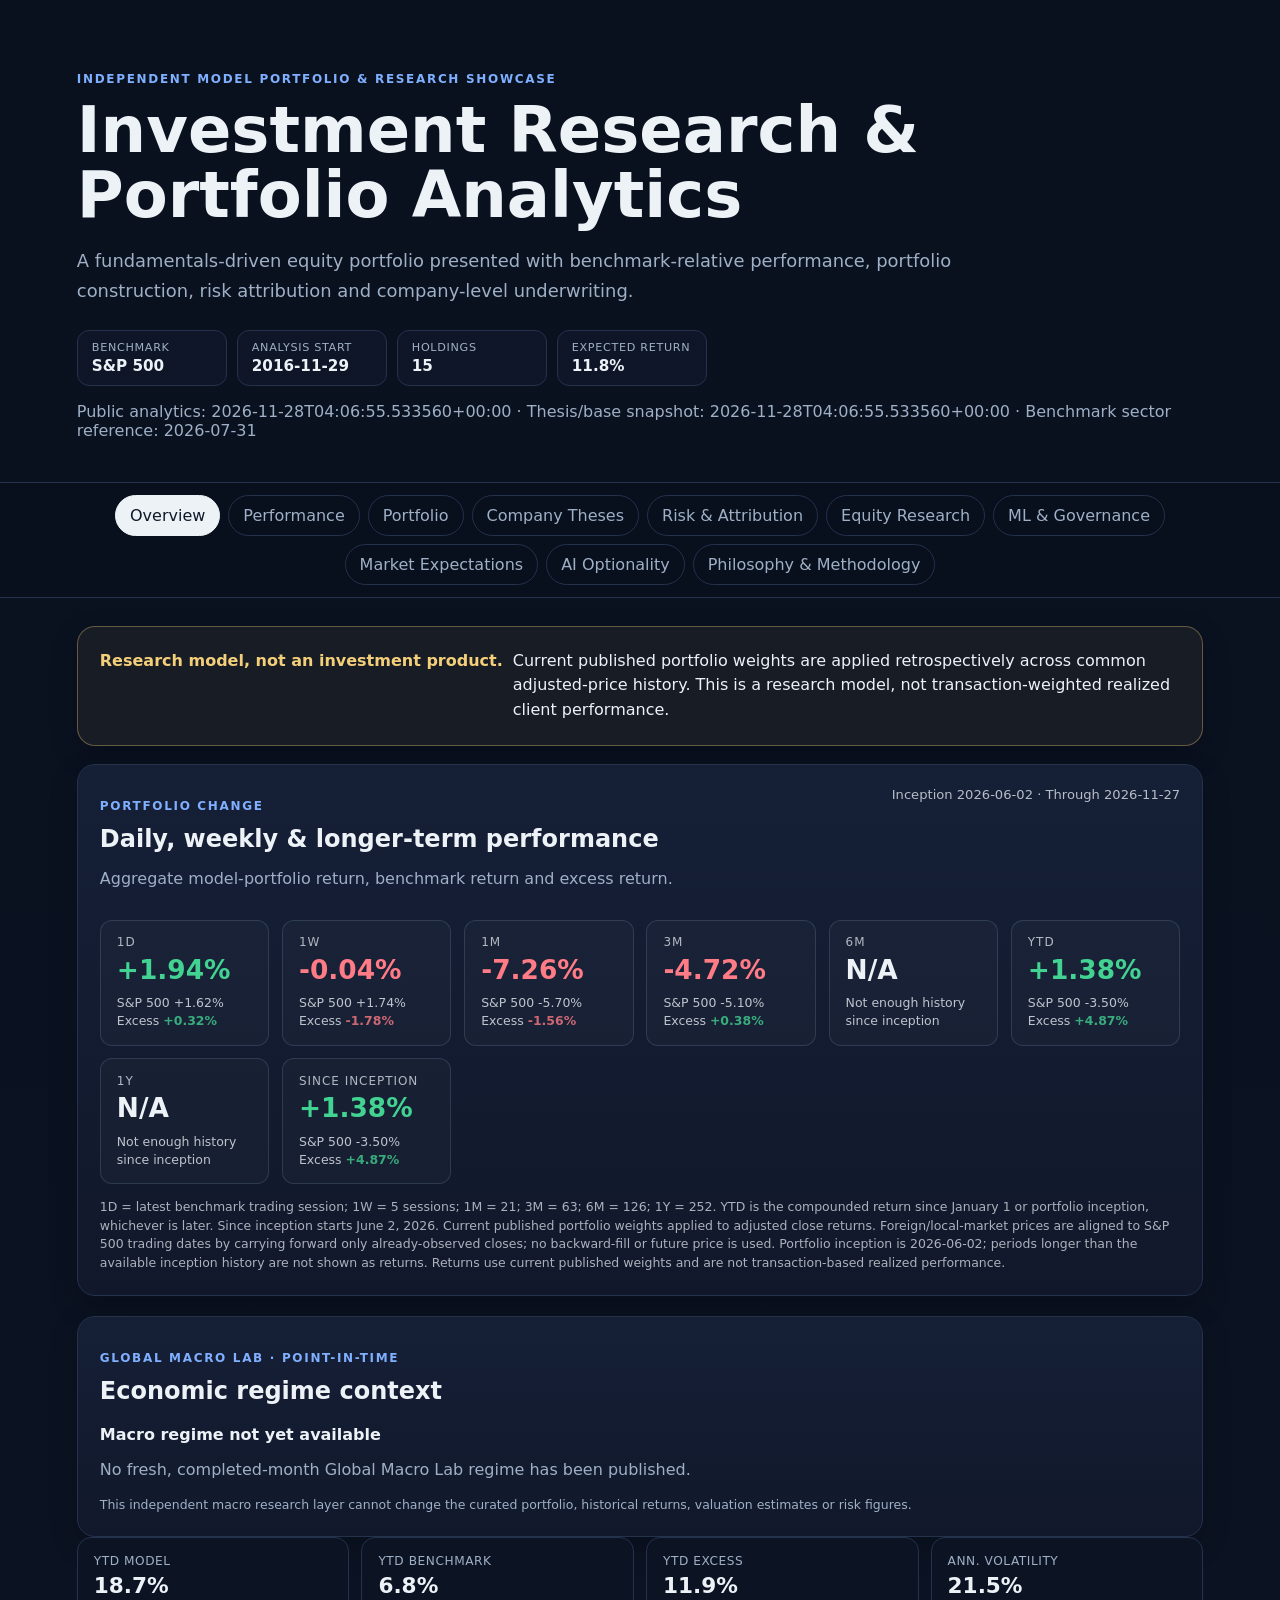
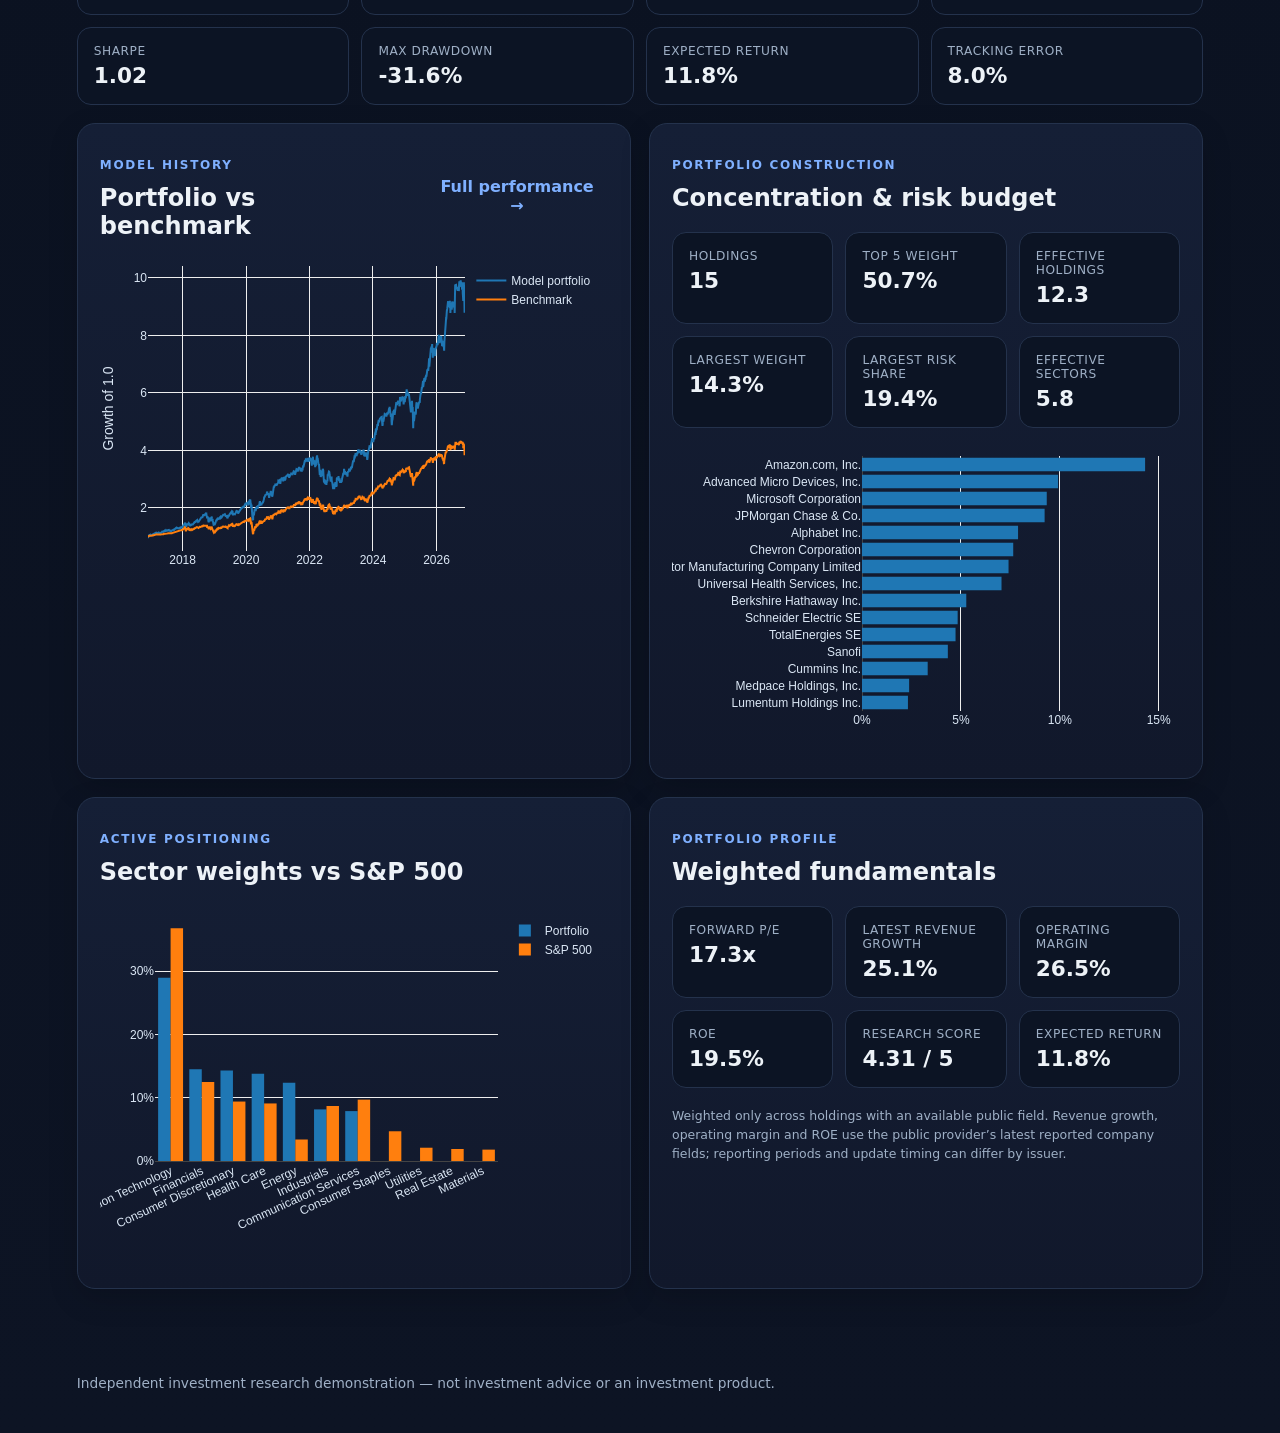
<file: index.html>
<!doctype html>
<html lang="en">
<head>
  <meta charset="utf-8" />
  <meta name="viewport" content="width=device-width,initial-scale=1" />
  <meta name="description" content="Independent model portfolio, equity research, benchmark-relative performance and risk analytics." />
  <title>Investment Research & Portfolio Analytics</title>
  <link rel="stylesheet" href="styles.css" />
  <link rel="stylesheet" href="advanced-research.css" />
  <script src="https://cdn.plot.ly/plotly-2.35.2.min.js"></script>
</head>
<body>
  <header class="hero">
    <div>
      <p class="eyebrow">INDEPENDENT MODEL PORTFOLIO & RESEARCH SHOWCASE</p>
      <h1>Investment Research & Portfolio Analytics</h1>
      <p class="lede">A fundamentals-driven equity portfolio presented with benchmark-relative performance, portfolio construction, risk attribution and company-level underwriting.</p>
      <div id="heroFacts" class="hero-facts"></div>
      <p id="freshness" class="muted">Loading latest validated portfolio snapshot…</p>
    </div>
  </header>

  <nav class="tabs" aria-label="Portfolio sections">
    <button class="tab active" data-target="overview">Overview</button>
    <button class="tab" data-target="performance">Performance</button>
    <button class="tab" data-target="portfolio">Portfolio</button>
    <button class="tab" data-target="theses">Company Theses</button>
    <button class="tab" data-target="risk">Risk & Attribution</button>
    <button class="tab" data-target="research">Equity Research</button>
    <button class="tab" data-target="philosophy">Philosophy & Methodology</button>
  </nav>

  <main>
    <section id="overview" class="panel active-panel">
      <article class="notice-card">
        <strong>Research model, not an investment product.</strong>
        <span id="trackRecordNotice">Historical analytics are presented for research and portfolio-management demonstration.</span>
      </article>
      <article class="card" aria-label="Macroeconomic research context">
        <p class="eyebrow">GLOBAL MACRO LAB · POINT-IN-TIME</p>
        <h2>Economic regime context</h2>
        <div id="macroContextBody" aria-live="polite">
          <strong>Macro regime not yet available</strong>
          <p class="muted">Awaiting a verified completed-month macro research snapshot.</p>
        </div>
        <p class="footnote">This independent macro research layer cannot change the curated portfolio, historical returns, valuation estimates or risk figures.</p>
      </article>
      <div id="overviewMetrics" class="metric-grid overview-metrics"></div>
      <div class="grid two">
        <article class="card">
          <div class="section-head"><div><p class="eyebrow">MODEL HISTORY</p><h2>Portfolio vs benchmark</h2></div><button class="text-button" data-open-tab="performance">Full performance →</button></div>
          <div id="overviewGrowthChart" class="chart"></div>
        </article>
        <article class="card">
          <p class="eyebrow">PORTFOLIO CONSTRUCTION</p>
          <h2>Concentration & risk budget</h2>
          <div id="constructionMetrics" class="metric-grid compact"></div>
          <div id="overviewWeightsChart" class="chart compact-chart"></div>
        </article>
      </div>
      <div class="grid two">
        <article class="card"><p class="eyebrow">ACTIVE POSITIONING</p><h2>Sector weights vs S&P 500</h2><div id="overviewSectorChart" class="chart"></div></article>
        <article class="card"><p class="eyebrow">PORTFOLIO PROFILE</p><h2>Weighted fundamentals</h2><div id="characteristicMetrics" class="metric-grid compact"></div><p class="footnote">Weighted only across holdings for which the public market field is available.</p></article>
      </div>
    </section>

    <section id="performance" class="panel">
      <div id="performanceMetricGrid" class="metric-grid overview-metrics"></div>
      <article class="card">
        <div class="section-head">
          <div><p class="eyebrow">STANDARDIZED VIEW</p><h2>Model performance vs benchmark</h2><p class="muted">Period returns are calculated from the published research series.</p></div>
          <div id="performanceAsOf" class="asof-chip"></div>
        </div>
        <div class="table-wrap"><table id="performanceTable"></table></div>
      </article>
      <div class="grid two">
        <article class="card"><h2>Cumulative growth</h2><div id="performanceGrowthChart" class="chart"></div></article>
        <article class="card"><h2>Drawdown</h2><div id="drawdownChart" class="chart"></div></article>
      </div>
      <div class="grid two">
        <article class="card"><h2>Calendar-year returns</h2><div class="table-wrap"><table id="calendarReturnTable"></table></div></article>
        <article class="card"><h2>Monthly return heatmap</h2><div id="monthlyHeatmap" class="chart"></div></article>
      </div>
      <article class="card"><h2>Rolling risk</h2><div class="table-wrap"><table id="rollingRiskTable"></table></div></article>
      <article class="method-box"><h3>Performance methodology</h3><p id="performanceMethodology"></p><p id="currencyMethodology"></p></article>
    </section>

    <section id="portfolio" class="panel">
      <div class="grid two">
        <article class="card"><h2>Sector allocation & active weights</h2><div id="sectorActiveChart" class="chart"></div><div class="table-wrap"><table id="sectorTable"></table></div><p id="benchmarkSectorNote" class="footnote"></p></article>
        <article class="card"><h2>Geographic exposure</h2><div id="geographyChart" class="chart"></div><p class="footnote">Country exposure is based on company domicile from public company metadata, not revenue geography.</p></article>
      </div>
      <article class="card">
        <div class="section-head">
          <div><h2>Holdings</h2><p class="muted">Expected returns are base-case annualized scenario estimates from the investment-thesis workbook.</p></div>
          <button class="button-link primary" data-open-tab="theses">Open Company Theses →</button>
        </div>
        <div class="table-wrap"><table id="holdingsTable"></table></div>
      </article>
      <div class="grid two">
        <article class="card"><h2>Capital weight vs risk contribution</h2><div id="riskBudgetChart" class="chart"></div></article>
        <article class="card"><h2>Portfolio underwriting profile</h2><div id="underwritingChart" class="chart"></div><p class="footnote">Weighted average of the published 1–5 company research scorecards.</p></article>
      </div>
    </section>

    <section id="theses" class="panel">
      <article class="card thesis-overview-card">
        <div class="section-head thesis-controls">
          <div><p class="eyebrow">SECURITY SELECTION</p><h2>Company Investment Theses</h2><p class="muted">Why each company is held, what the base case implies, what could go wrong and what would change the thesis.</p></div>
          <label class="company-picker">Company<select id="thesisCompanySelect" aria-label="Select portfolio company"></select></label>
        </div>
        <div id="returnOverviewChart" class="chart compact-chart"></div>
      </article>
      <section id="companyHeader" class="company-detail-header card"></section>
      <section class="grid two thesis-detail-grid">
        <article class="card"><h2>Investment scorecard</h2><div id="companyScoreChart" class="chart compact-chart"></div></article>
        <article class="card"><h2>Decision frame</h2><div id="decisionFrame" class="decision-frame"></div></article>
      </section>
      <section id="companyThesisBody" class="thesis-grid thesis-body-grid"></section>
      <article class="card thesis-method-note"><h2>How to read this tab</h2><p>Expected return is a base-case annualized scenario estimate and should be considered together with conviction, business quality, valuation and downside risk. The thesis is separated into business case, valuation, catalysts, risks and explicit falsification conditions.</p></article>
    </section>

    <section id="risk" class="panel">
      <article class="notice-card">
        <strong>Benchmark-relative research diagnostics.</strong>
        <span>Alpha, information ratio and attribution use the published current-weight research series unless explicitly stated otherwise; they are not a transaction-weighted realized fund track record.</span>
      </article>
      <div id="riskMetrics" class="metric-grid"></div>
      <div class="grid two">
        <article class="card"><h2>Return attribution</h2><div id="attributionChart" class="chart"></div><p class="footnote">Static current-weight research attribution; not transaction-level realized attribution.</p></article>
        <article class="card"><h2>Factor / style sensitivity</h2><div id="factorChart" class="chart"></div></article>
      </div>
      <article class="card"><h2>Contributors & detractors</h2><div class="table-wrap"><table id="attributionTable"></table></div></article>
      <div class="grid two">
        <article class="card"><h2>Forward stress scenarios</h2><div id="stressChart" class="chart"></div></article>
        <article class="card"><h2>Historical stress windows</h2><div class="table-wrap"><table id="historicalStressTable"></table></div></article>
      </div>
      <article class="card"><h2>Factor-adjusted alpha</h2><div class="table-wrap"><table id="alphaTable"></table></div><p class="footnote">Regression diagnostics are research tools and should not be interpreted as a guarantee of persistent alpha.</p></article>
    </section>

    <section id="research" class="panel">
      <article class="card research-intro">
        <div class="section-head research-head">
          <div><p class="eyebrow">RESEARCH LIBRARY</p><h2>Company-level equity research</h2><p>Public market fundamentals, reverse-DCF expectations and the investment thesis are shown without exposing private workbooks or position economics.</p></div>
          <label class="company-picker">Company<select id="researchCompanySelect" aria-label="Select research company"></select></label>
        </div>
      </article>

      <article class="card">
        <div class="section-head">
          <div>
            <p class="eyebrow">INTERACTIVE MODEL DEMO</p>
            <h2>Open the equity-research model in your browser</h2>
            <p class="muted">A spreadsheet-style Alphabet demo aligned to the current research workbook: Dashboard, Investment Summary, Decision View, historicals, simplified statements, editable three-case assumptions, company-specific Cost of Capital, live DCF, Advanced Analytics, reverse DCF, peer comps, segment structure and Data Quality.</p>
            <p class="footnote">No Excel download is required. Highlighted assumptions can be edited directly in the browser and valuation, WACC, decision, reverse-DCF and analytics outputs recalculate instantly. Production-only research layers and private portfolio economics remain excluded.</p>
          </div>
          <a class="button-link primary" href="interactive-model.html" target="_blank" rel="noopener">Open Interactive Model ↗</a>
        </div>
      </article>

      <div id="researchLibrary" class="research-library"></div>
      <article id="researchDetail" class="card research-detail"></article>
    </section>

    <section id="philosophy" class="panel">
      <article id="philosophyCard" class="card"></article>
      <div class="grid two">
        <article class="card"><h2>Research engine</h2><p>Python-based equity research pipeline using public issuer/regulatory data, financial models, reverse DCF, scenario analysis and model-quality controls.</p></article>
        <article class="card"><h2>Portfolio engine</h2><p>Benchmark-relative risk, alpha regressions, factor exposure, attribution, stress testing, concentration and portfolio-construction diagnostics.</p></article>
        <article class="card"><h2>Automation</h2><p>Private holdings and thesis inputs sync securely to GitHub Actions. Scheduled and on-demand runs rebuild a sanitized public snapshot.</p></article>
        <article class="card"><h2>Public / private boundary</h2><p>Public: company names, weights, public fundamentals, aggregate analytics, expected-return scenarios and selected thesis text. Private: shares, cost basis, total portfolio value, transactions, credentials, notes and private models.</p></article>
      </div>
      <article class="method-box"><h3>Important disclosure</h3><p>This website is an independent investment-research demonstration. It is not a fund, managed account, solicitation, recommendation or investment product. Historical research analytics are not a client track record.</p></article>
    </section>
  </main>

  <footer>Independent investment research demonstration — not investment advice or an investment product.</footer>
  <script src="visit-notify.js?v=2"></script>
  <script src="fundamentals-bridge.js"></script>
  <script src="macro-context.js"></script>
  <script src="app.js"></script>
  <script src="advanced-research.js"></script>
  <script src="rolling-risk-fallback.js"></script>
<script src="stock-quotes.js"></script>
</body>
</html>
</file>
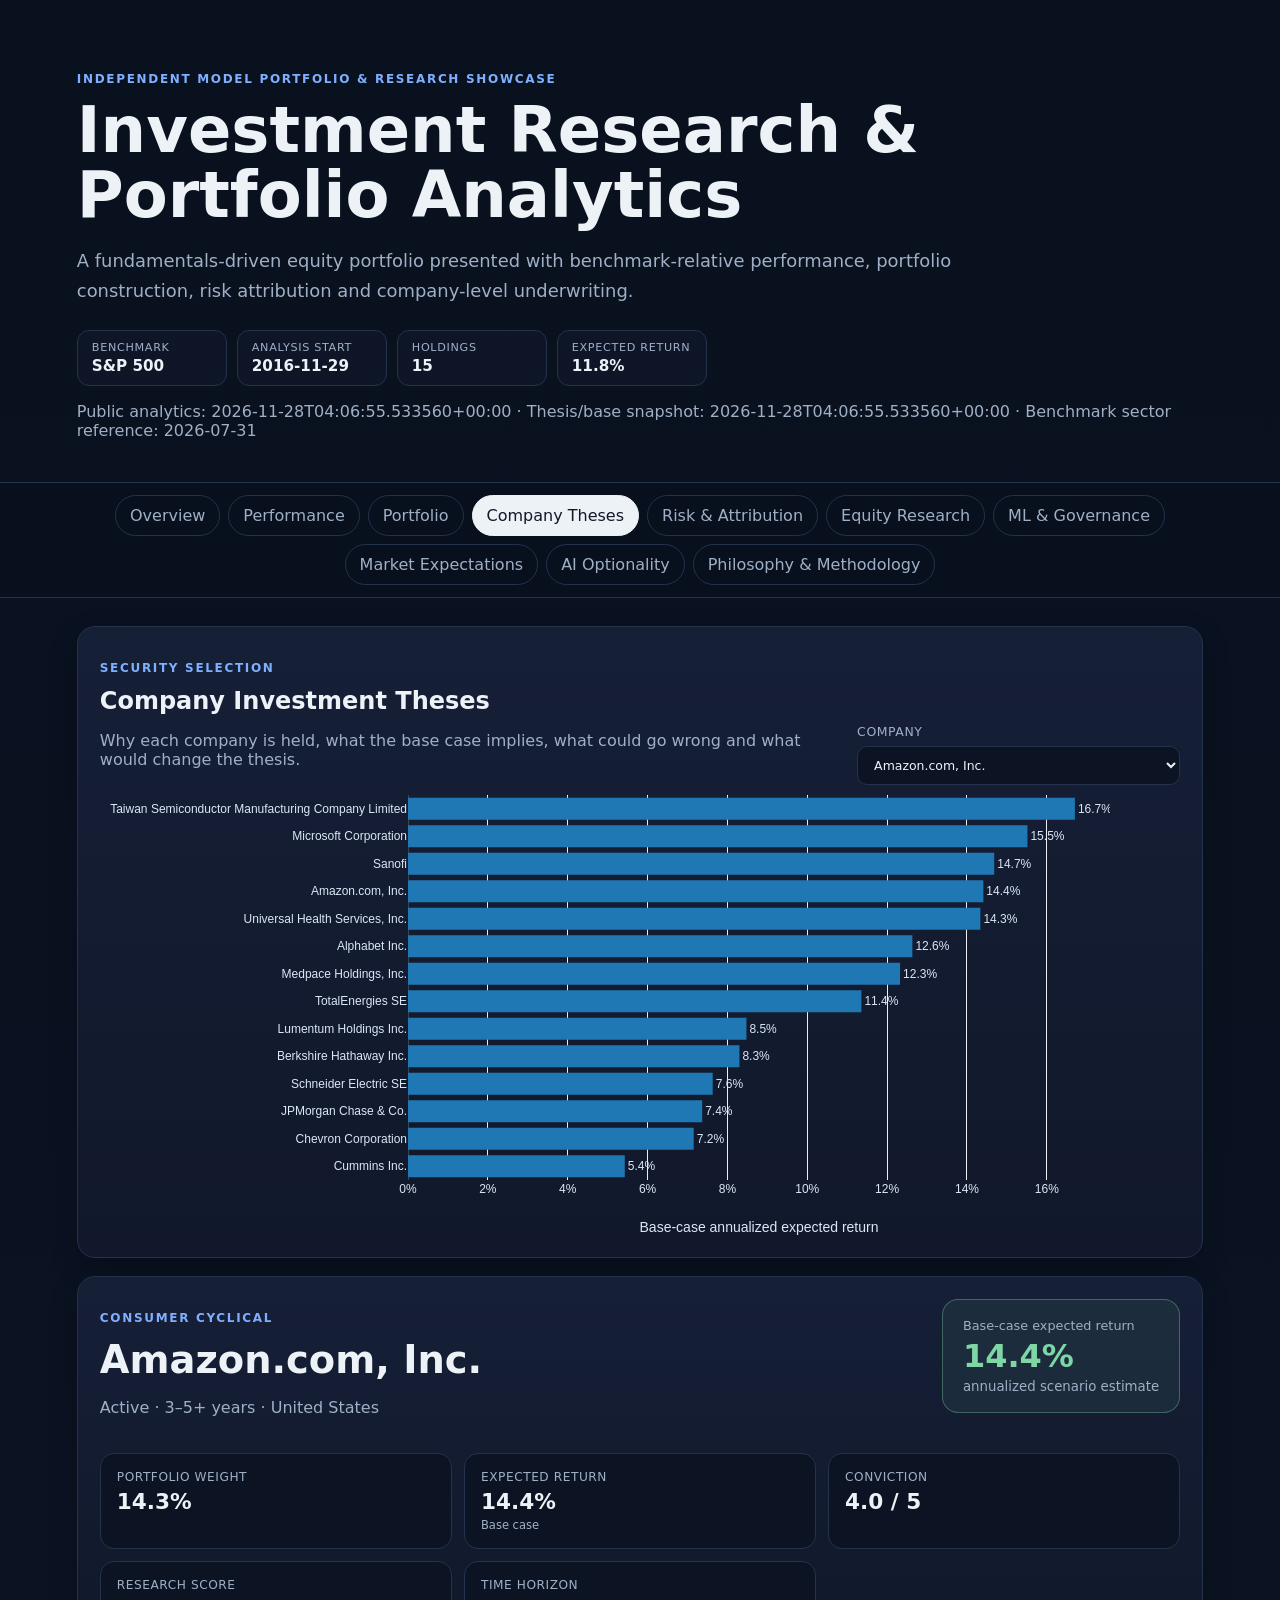
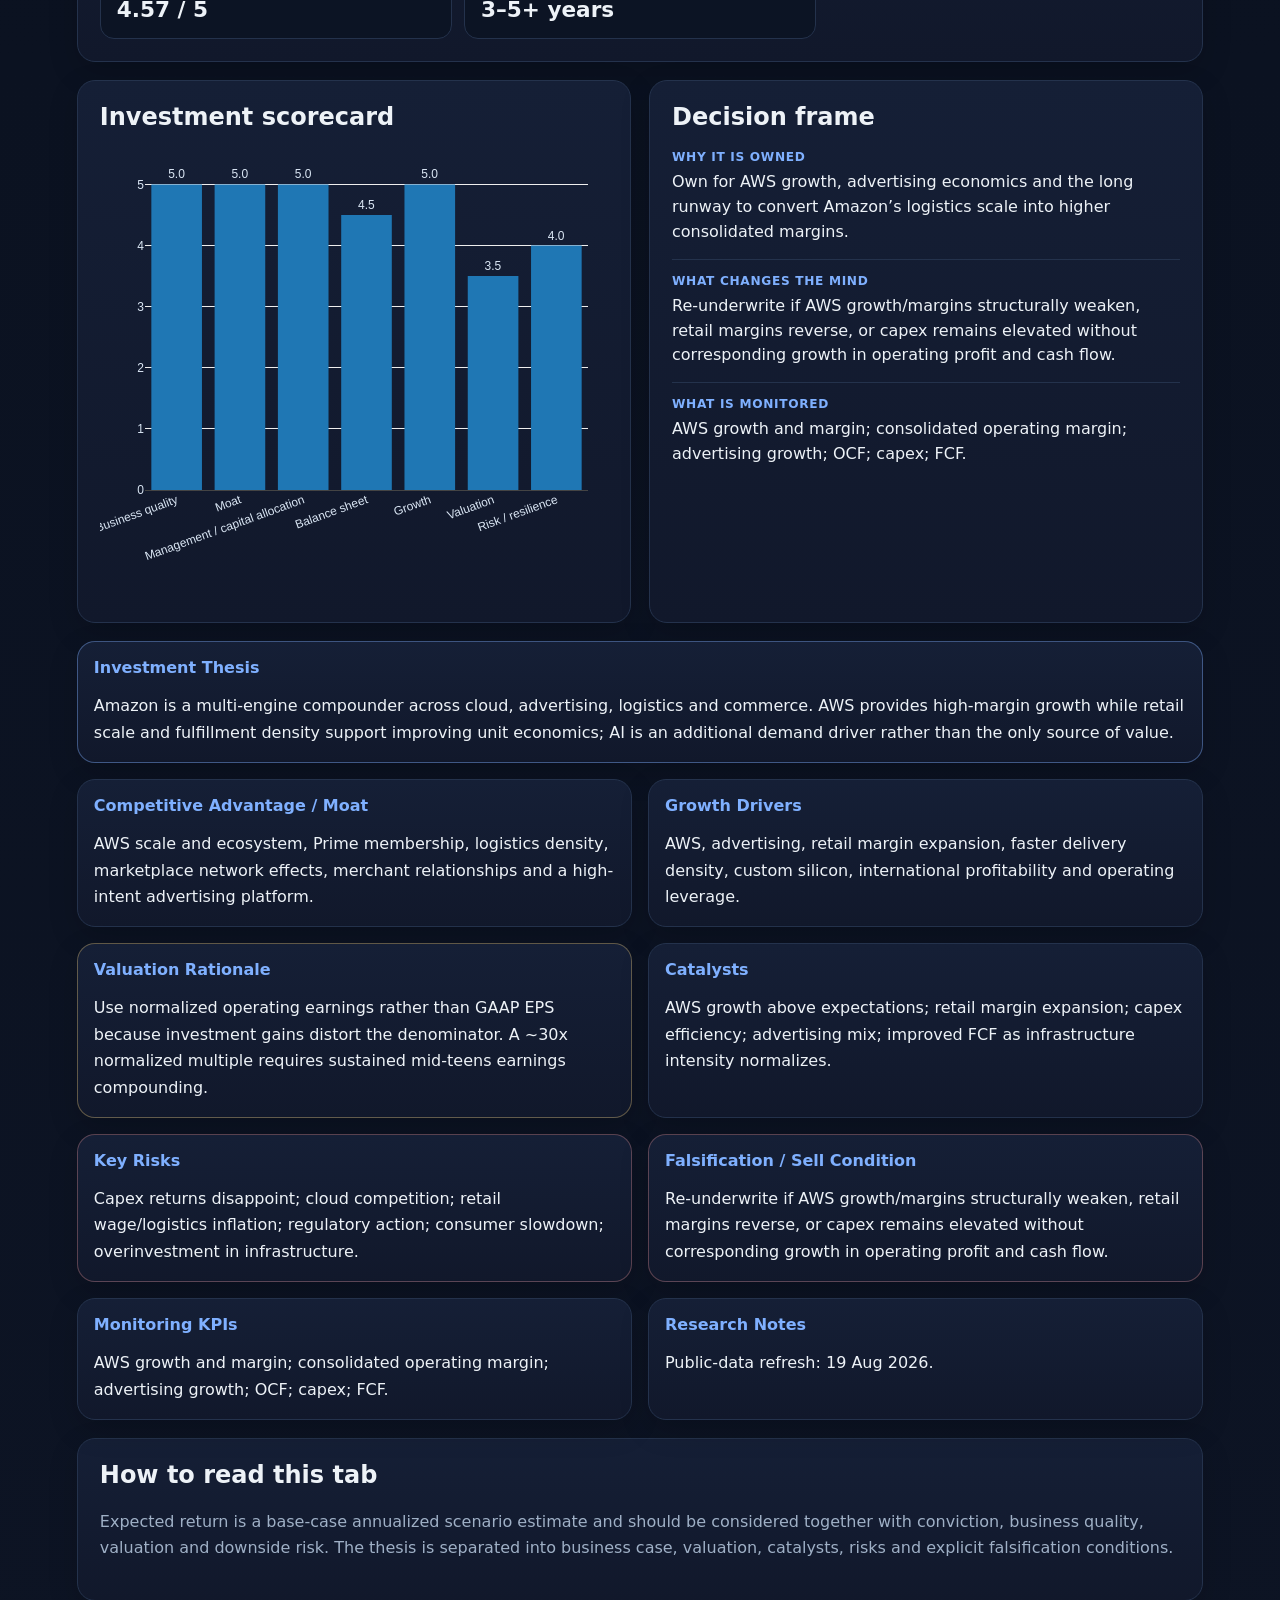
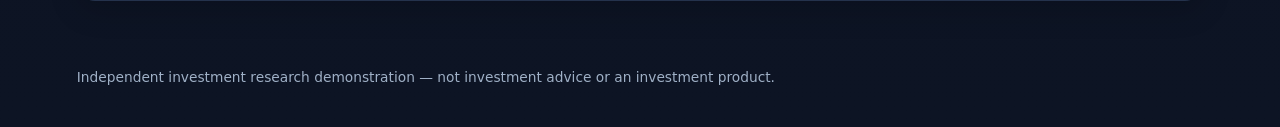
<file: company-theses.html>
<!doctype html>
<html lang="en">
<head>
  <meta charset="utf-8" />
  <meta name="viewport" content="width=device-width,initial-scale=1" />
  <meta http-equiv="refresh" content="0; url=index.html#theses" />
  <title>Company Theses</title>
  <link rel="canonical" href="index.html#theses" />
</head>
<body>
  <p>Opening <a href="index.html#theses">Company Theses</a> in the main investment research dashboard…</p>
  <script>location.replace('index.html#theses');</script>
</body>
</html>
</file>
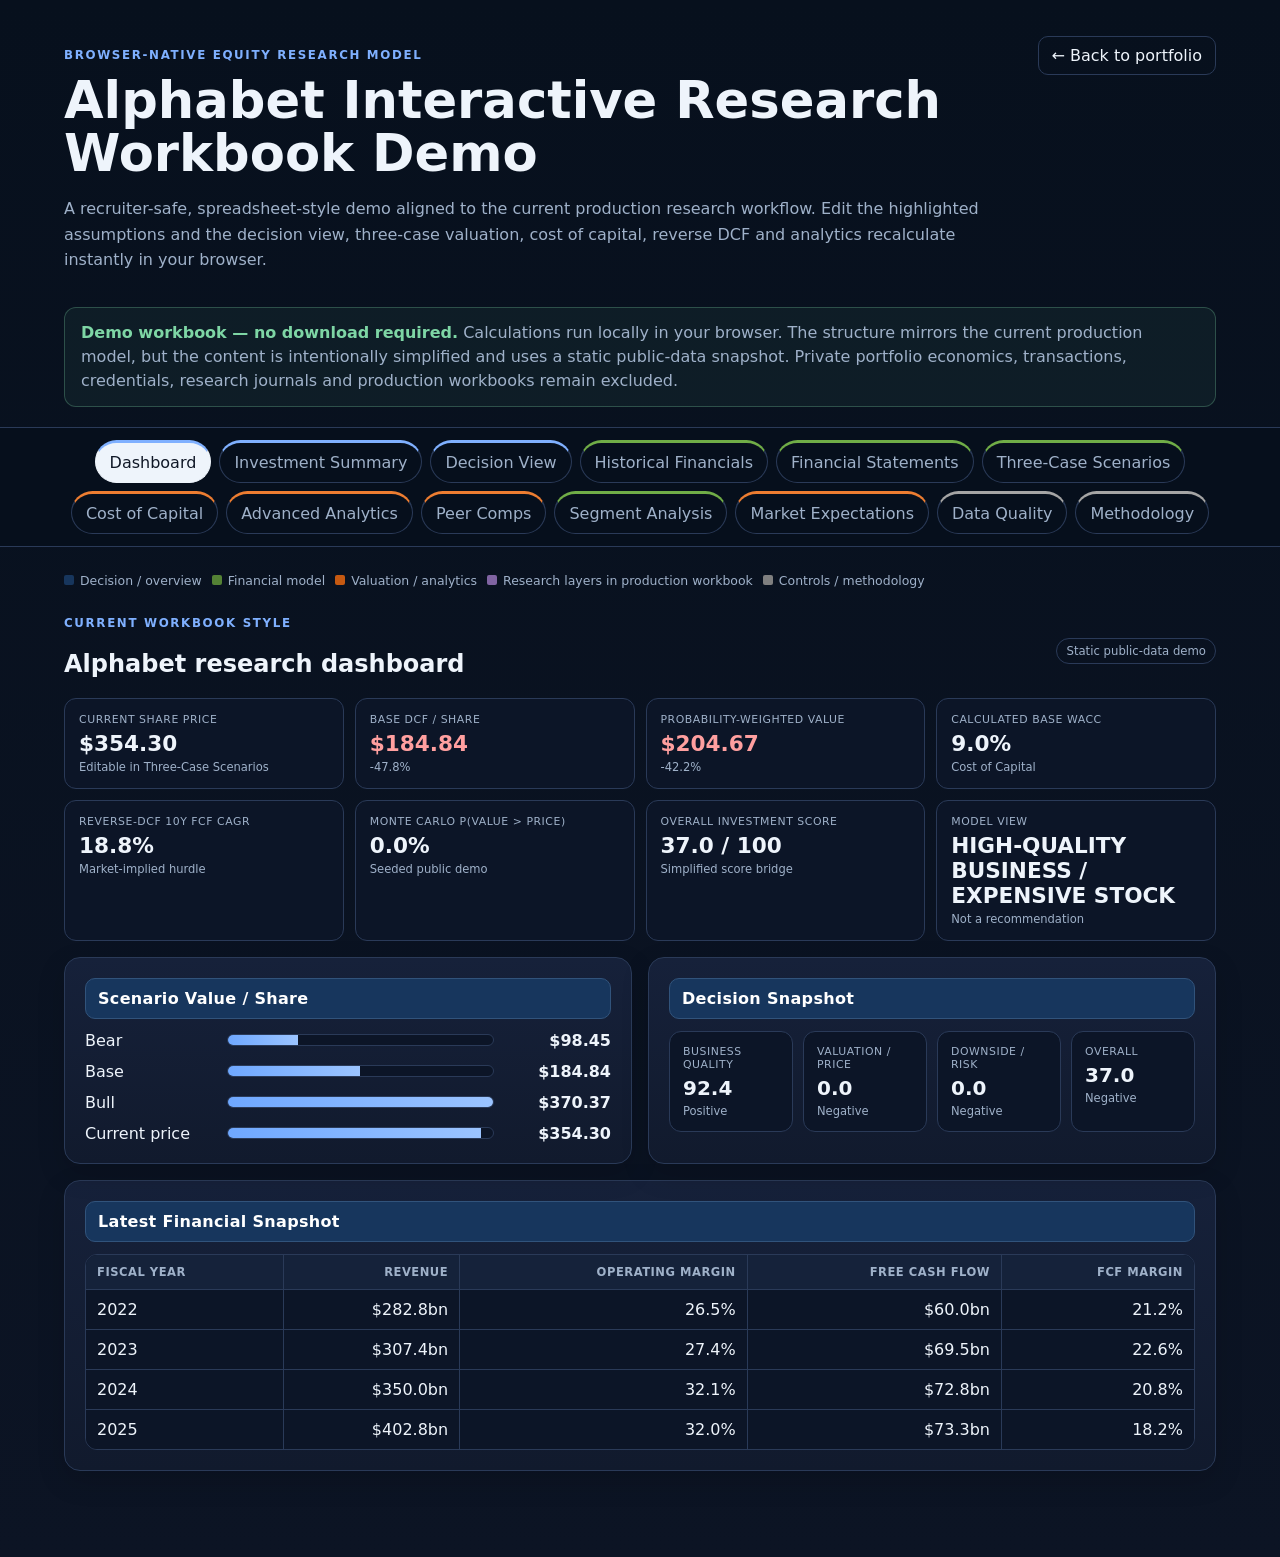
<file: interactive-model.html>
<!doctype html>
<html lang="en">
<head>
<meta charset="utf-8" />
<meta name="viewport" content="width=device-width,initial-scale=1" />
<meta name="description" content="Interactive Alphabet equity-research workbook demo with decision view, company-specific cost of capital, three-case DCF, advanced analytics, peer comps, segment research, market expectations and data-quality controls." />
<title>Interactive Equity Research Model — Alphabet</title>
<link rel="stylesheet" href="interactive-model-v2.css" />
</head>
<body>
<header class="top">
  <div class="topline">
    <div>
      <p class="eyebrow">BROWSER-NATIVE EQUITY RESEARCH MODEL</p>
      <h1>Alphabet Interactive Research Workbook Demo</h1>
      <p class="lede">A recruiter-safe, spreadsheet-style demo aligned to the current production research workflow. Edit the highlighted assumptions and the decision view, three-case valuation, cost of capital, reverse DCF and analytics recalculate instantly in your browser.</p>
    </div>
    <a class="back" href="index.html#research">← Back to portfolio</a>
  </div>
  <div class="notice"><strong>Demo workbook — no download required.</strong> Calculations run locally in your browser. The structure mirrors the current production model, but the content is intentionally simplified and uses a static public-data snapshot. Private portfolio economics, transactions, credentials, research journals and production workbooks remain excluded.</div>
</header>

<nav class="tabs" aria-label="Model sections">
  <button class="tab core active" data-panel="dashboard">Dashboard</button>
  <button class="tab core" data-panel="summary">Investment Summary</button>
  <button class="tab core" data-panel="decision">Decision View</button>
  <button class="tab fin" data-panel="historical">Historical Financials</button>
  <button class="tab fin" data-panel="statements">Financial Statements</button>
  <button class="tab fin" data-panel="scenarios">Three-Case Scenarios</button>
  <button class="tab val" data-panel="cost">Cost of Capital</button>
  <button class="tab val" data-panel="analytics">Advanced Analytics</button>
  <button class="tab val" data-panel="peers">Peer Comps</button>
  <button class="tab fin" data-panel="segments">Segment Analysis</button>
  <button class="tab val" data-panel="market">Market Expectations</button>
  <button class="tab audit" data-panel="quality">Data Quality</button>
  <button class="tab audit" data-panel="methodology">Methodology</button>
</nav>

<main>
<div class="workbook-note">
  <span class="sheet-key"><i class="core"></i>Decision / overview</span>
  <span class="sheet-key"><i class="fin"></i>Financial model</span>
  <span class="sheet-key"><i class="val"></i>Valuation / analytics</span>
  <span class="sheet-key"><i class="research"></i>Research layers in production workbook</span>
  <span class="sheet-key"><i class="audit"></i>Controls / methodology</span>
</div>

<section id="dashboard" class="panel active">
  <div class="section-head"><div><p class="eyebrow">CURRENT WORKBOOK STYLE</p><h2>Alphabet research dashboard</h2></div><span class="pill">Static public-data demo</span></div>
  <div id="dashboardMetrics" class="metrics"></div>
  <div class="grid two" style="margin-top:16px">
    <article class="card"><div class="sheet-title">Scenario Value / Share</div><div id="valuationBars" class="bar-list"></div></article>
    <article class="card"><div class="sheet-title">Decision Snapshot</div><div id="dashboardScorecard" class="score-grid"></div></article>
  </div>
  <article class="card"><div class="sheet-title">Latest Financial Snapshot</div><div class="table-wrap"><table id="quickHistorical"></table></div></article>
</section>

<section id="summary" class="panel">
  <article class="card">
    <div class="section-head"><div><p class="eyebrow">INVESTMENT SUMMARY</p><h2>Condensed public research case</h2></div><span class="pill">Demo summary</span></div>
    <div id="summaryDecision" class="decision-box"></div>
    <div id="summaryMetrics" class="metrics"></div>
  </article>
  <div class="grid two">
    <article class="card"><div class="sheet-title">Core Drivers</div><div class="checklist"><div class="check"><b>+</b><span>Search, YouTube and Cloud scale support a broad cash-generation base.</span></div><div class="check"><b>+</b><span>Cloud and AI monetization can create incremental growth and operating leverage.</span></div><div class="check"><b>+</b><span>Net cash and strong free cash flow provide capital-allocation flexibility.</span></div></div></article>
    <article class="card"><div class="sheet-title">Key Risks</div><div class="checklist"><div class="check"><b>!</b><span>AI infrastructure spending can pressure free-cash-flow conversion if monetization lags.</span></div><div class="check"><b>!</b><span>Regulatory and antitrust actions can affect distribution, economics and strategic flexibility.</span></div><div class="check"><b>!</b><span>Search/advertising remains exposed to competitive shifts and macro cyclicality.</span></div></div></article>
  </div>
</section>

<section id="decision" class="panel">
  <article class="card">
    <div class="section-head"><div><p class="eyebrow">DECISION VIEW</p><h2>Is the stock attractive at this price?</h2></div><span class="pill">Model decision — not a recommendation</span></div>
    <div id="decisionHeadline" class="decision-box"></div>
    <div class="table-wrap"><table id="decisionScoreTable"></table></div>
  </article>
  <article class="card"><div class="sheet-title">Price & Margin-of-Safety Map</div><div class="table-wrap"><table id="priceMapTable"></table></div></article>
</section>

<section id="historical" class="panel">
  <article class="card"><div class="section-head"><div><p class="eyebrow">HISTORICAL FINANCIALS</p><h2>Alphabet financial history</h2></div><span class="pill">$ billions</span></div><div class="table-wrap"><table id="historicalTable"></table></div></article>
  <div class="grid three">
    <article class="card"><h3>Revenue CAGR</h3><div class="metric"><small>2020–2025</small><strong id="histRevenueCagr"></strong></div></article>
    <article class="card"><h3>FCF CAGR</h3><div class="metric"><small>2020–2025</small><strong id="histFcfCagr"></strong></div></article>
    <article class="card"><h3>2025 FCF margin</h3><div class="metric"><small>FCF / revenue</small><strong id="histFcfMargin"></strong></div></article>
  </div>
</section>

<section id="statements" class="panel">
  <article class="card">
    <div class="section-head"><div><p class="eyebrow">FINANCIAL STATEMENTS</p><h2>Simplified statement excerpt</h2></div><span class="pill">Demo depth</span></div>
    <p class="muted">The production workbook now contains profile-aware full income statement, balance sheet and cash-flow sections. The public demo intentionally keeps only the rows required to understand the valuation bridge.</p>
    <div class="table-wrap"><table id="statementTable"></table></div>
  </article>
</section>

<section id="scenarios" class="panel">
  <article class="card">
    <div class="section-head"><div><p class="eyebrow">THREE-CASE SCENARIOS</p><h2>Market inputs & operating assumptions</h2></div><div class="actions"><button id="resetBtn" class="button">Reset demo</button><button id="costBtn" class="button">Open Cost of Capital</button></div></div>
    <div class="legend"><span class="editable">Editable assumption</span><span class="calc">Calculated output</span></div>
    <div id="marketInputs" class="input-grid" style="margin-top:14px"></div>
  </article>
  <article class="card">
    <div class="section-head"><div><h2>Bear / Base / Bull assumptions</h2><p class="muted">Scenario WACC comes from the Cost of Capital sheet; operating inputs remain editable.</p></div></div>
    <div id="scenarioButtons" class="scenario-tabs"></div>
    <div id="scenarioControls" class="metrics" style="margin-bottom:14px"></div>
    <div class="table-wrap"><table id="scenarioAssumptionTable" class="assumption-table"></table></div>
  </article>
  <article class="card">
    <div class="section-head"><div><h2>Selected scenario DCF</h2></div><div id="dcfScenarioButtons" class="scenario-tabs"></div></div>
    <div id="dcfSummary" class="metrics" style="margin-bottom:14px"></div>
    <div class="table-wrap"><table id="dcfTable"></table></div>
  </article>
</section>

<section id="cost" class="panel">
  <article class="card">
    <div class="section-head"><div><p class="eyebrow">COST OF CAPITAL</p><h2>Company-specific WACC bridge</h2></div><span class="pill">Editable demo inputs</span></div>
    <p class="muted">The current production workbook calculates WACC from observable market inputs and capital structure instead of inheriting a template discount rate. The demo mirrors that logic with a simplified public snapshot.</p>
    <div id="costInputs" class="input-grid"></div>
  </article>
  <article class="card"><div class="sheet-title">Calculated WACC & Scenario Discount Rates</div><div id="costMetrics" class="metrics"></div><div class="formula-note" style="margin-top:14px"><code>Cost of equity = Risk-free rate + Beta × Equity risk premium</code><br><code>WACC = E/(D+E) × CoE + D/(D+E) × CoD × (1 − Tax)</code><br><code>Bear WACC = Base + 150 bps · Bull WACC = Base − 100 bps</code></div></article>
</section>

<section id="analytics" class="panel">
  <article class="card">
    <div class="section-head"><div><p class="eyebrow">ADVANCED ANALYTICS</p><h2>Valuation distribution & score bridge</h2></div><span class="pill">Deterministic seeded demo</span></div>
    <div id="analyticsMetrics" class="metrics"></div>
  </article>
  <div class="grid two">
    <article class="card"><div class="sheet-title">Monte Carlo-Style Distribution</div><div id="distributionBars" class="bar-list"></div><p class="footer">The browser demo uses a fixed random seed so the same assumptions reproduce the same distribution. Production analytics use the full workbook model and governance rules.</p></article>
    <article class="card"><div class="sheet-title">Scorecard</div><div id="analyticsScores" class="score-grid"></div></article>
  </div>
  <article class="card"><div class="sheet-title">Base WACC / Terminal-Growth Sensitivity</div><div class="table-wrap"><table id="sensitivityTable" class="sensitivity"></table></div></article>
</section>

<section id="peers" class="panel">
  <article class="card"><div class="section-head"><div><p class="eyebrow">PEER COMPS</p><h2>Peer-comparison snapshot</h2></div><span class="pill">Public snapshot</span></div><div class="table-wrap"><table id="peerTable"></table></div><p class="footer">The production model uses target/direct/exact/strategic peer labels, data-coverage checks and calculated fallbacks where mechanically supportable. The demo keeps a compact dated snapshot.</p></article>
</section>

<section id="segments" class="panel">
  <article class="card">
    <div class="section-head"><div><p class="eyebrow">SEGMENT ANALYSIS</p><h2>Business mix & segment logic</h2></div><span class="pill">Qualitative demo</span></div>
    <p class="muted">Production workbooks extract issuer-specific segment economics and preserve missing data rather than estimating it. This public demo shows the structure without publishing an issuer-reconciled segment model.</p>
    <div class="table-wrap"><table id="segmentTable"></table></div>
  </article>
</section>

<section id="market" class="panel">
  <article class="card">
    <div class="section-head"><div><p class="eyebrow">MARKET EXPECTATIONS</p><h2>What does the market price require?</h2></div><span class="pill">Reverse DCF</span></div>
    <div id="marketExpectationMetrics" class="metrics"></div>
  </article>
  <article class="card"><div class="sheet-title">Expectations Bridge</div><div class="table-wrap"><table id="marketExpectationTable"></table></div><p class="footer">Reverse DCF is an expectations diagnostic, not a price target. It solves for the constant 10-year FCF growth rate required to reconcile the simplified model with the current share price.</p></article>
</section>

<section id="quality" class="panel">
  <article class="card">
    <div class="section-head"><div><p class="eyebrow">DATA QUALITY</p><h2>Demo model controls</h2></div><span id="qualityHeadline" class="pill"></span></div>
    <div class="table-wrap"><table id="qualityTable"></table></div>
  </article>
</section>

<section id="methodology" class="panel">
  <article class="card"><p class="eyebrow">MODEL LOGIC</p><h2>How the browser demo works</h2><div class="formula-note"><p><code>Revenue(t) = Revenue(t-1) × (1 + scenario revenue growth)</code></p><p><code>FCF(t) = Revenue(t) × scenario FCF margin</code></p><p><code>PV of FCF = FCF(t) / (1 + scenario WACC)^t</code></p><p><code>Terminal value = FCF(2035) × (1 + g) / (WACC − g)</code></p><p><code>Equity value = PV forecast FCF + PV terminal value + net cash</code></p><p><code>Value/share = Equity value / diluted shares</code></p><p><code>Reverse DCF = solve constant 10Y FCF CAGR such that value/share = market price</code></p></div></article>
  <article class="card"><div class="sheet-title">Production Workbook Architecture</div><div class="architecture"><div><b>Included in this demo</b><small>Dashboard, Investment Summary, Decision View, Historical Financials, simplified Financial Statements, Three-Case Scenarios, Cost of Capital, Advanced Analytics, Peer Comps, Segment Analysis, Market Expectations and Data Quality.</small></div><div><b>Production-only research layers</b><small>Expectations & Consensus, AI Impact Analysis, Leadership & Culture, Institutional Comparison, Deals & Transactions and Ownership Analysis.</small></div><div><b>Production-only controls</b><small>Research Workbench, source registry, filings, private journal/evidence stores, full statement adapters, business-model routing and guarded runtime checks.</small></div></div></article>
  <article class="card"><h2>Research checklist</h2><div class="checklist"><div class="check"><b>✓</b><span>Business quality and stock price evaluated separately</span></div><div class="check"><b>✓</b><span>Company-specific WACC bridge shown explicitly</span></div><div class="check"><b>✓</b><span>Bear / base / bull operating cases separated</span></div><div class="check"><b>✓</b><span>Reverse DCF and valuation distribution included</span></div><div class="check"><b>✓</b><span>Peer classification and data coverage made visible</span></div><div class="check"><b>✓</b><span>Public/private research boundary preserved</span></div></div></article>
  <article class="card"><h2>Important limitations</h2><p class="muted">This remains a simplified educational/recruiter-facing demonstration. It intentionally does not reproduce the production workbook's full statements, company-specific segment extraction, source audit trail, live consensus, issuer guidance reconciliation, AI research layer, ownership/transaction research, scoring audit detail, private research journal or production data-quality gates. It is not an investment recommendation or a live price target.</p></article>
</section>
</main>

<script src="interactive-model-v2.js"></script>
</body>
</html>
</file>
<file: styles.css>
:root{--bg:#0b1020;--panel:#11182b;--panel2:#151f36;--text:#edf2f7;--muted:#9fb0c6;--line:#24324c;--accent:#7fb0ff;--good:#7ed6a5;--warn:#f4cf7a;--risk:#ff9f9f}*{box-sizing:border-box}html{scroll-behavior:smooth}body{margin:0;font-family:Inter,ui-sans-serif,system-ui,-apple-system,BlinkMacSystemFont,"Segoe UI",sans-serif;background:linear-gradient(180deg,#09101e 0%,#0d1424 100%);color:var(--text)}a{color:inherit}.hero{padding:60px 6vw 26px;max-width:1440px;margin:auto}.eyebrow{font-size:.75rem;letter-spacing:.14em;color:var(--accent);font-weight:750;text-transform:uppercase}.hero h1{font-size:clamp(2.25rem,5vw,4.7rem);line-height:1.02;margin:.25rem 0 1rem;max-width:1050px}.lede{font-size:1.12rem;color:var(--muted);max-width:950px;line-height:1.65}.muted{color:var(--muted)}.hero-facts{display:flex;flex-wrap:wrap;gap:10px;margin:24px 0 12px}.hero-facts span{display:flex;flex-direction:column;gap:3px;border:1px solid var(--line);background:rgba(17,24,43,.72);border-radius:12px;padding:10px 14px;min-width:150px}.hero-facts small{color:var(--muted);font-size:.7rem;text-transform:uppercase;letter-spacing:.06em}.hero-facts strong{font-size:.95rem}.tabs{position:sticky;top:0;z-index:20;display:flex;justify-content:center;align-items:center;flex-wrap:wrap;gap:8px;overflow:visible;padding:12px 6vw;background:rgba(9,16,30,.94);backdrop-filter:blur(12px);border-top:1px solid var(--line);border-bottom:1px solid var(--line)}.tab{border:1px solid var(--line);background:transparent;color:var(--muted);padding:10px 14px;border-radius:999px;cursor:pointer;white-space:nowrap;text-decoration:none;font:inherit}.tab:hover{color:var(--text);border-color:#465878}.tab.active{background:var(--text);color:#111827;border-color:var(--text)}main{max-width:1440px;margin:auto;padding:28px 6vw 68px}.panel{display:none}.active-panel{display:block}.grid{display:grid;gap:18px;margin:18px 0}.grid.two{grid-template-columns:repeat(2,minmax(0,1fr))}.grid.three{grid-template-columns:repeat(3,minmax(0,1fr))}.card,.notice-card,.method-box{background:linear-gradient(180deg,var(--panel2),var(--panel));border:1px solid var(--line);border-radius:18px;padding:22px;box-shadow:0 10px 30px rgba(0,0,0,.16)}.card h2,.card h3,.method-box h3{margin-top:0}.notice-card{display:flex;gap:10px;align-items:flex-start;margin-bottom:18px;border-color:rgba(244,207,122,.35);background:rgba(244,207,122,.06);line-height:1.55}.notice-card strong{color:var(--warn);white-space:nowrap}.method-box{margin-top:18px;background:#0c1424}.method-box p{color:var(--muted);line-height:1.65}.metric-grid{display:grid;grid-template-columns:repeat(4,minmax(0,1fr));gap:12px;margin-bottom:18px}.metric-grid.compact{grid-template-columns:repeat(3,minmax(0,1fr))}.overview-metrics{grid-template-columns:repeat(4,minmax(0,1fr))}.metric{background:#0c1424;border:1px solid var(--line);border-radius:14px;padding:16px;min-width:0}.metric .label{color:var(--muted);font-size:.76rem;text-transform:uppercase;letter-spacing:.045em}.metric .value{font-size:1.35rem;font-weight:750;margin-top:5px;overflow-wrap:anywhere}.metric-sub{font-size:.72rem;color:var(--muted);margin-top:4px}.chart{min-height:360px}.compact-chart{min-height:310px}.table-wrap{overflow:auto}table{width:100%;border-collapse:collapse;font-variant-numeric:tabular-nums}th,td{text-align:left;padding:12px;border-bottom:1px solid var(--line);vertical-align:top}th{color:var(--muted);font-size:.74rem;text-transform:uppercase;letter-spacing:.055em;white-space:nowrap}tbody tr:hover{background:rgba(127,176,255,.035)}.positive{color:var(--good)}.negative{color:var(--risk)}.annualized{font-size:.65rem;color:var(--muted);margin-left:4px}.table-link{appearance:none;border:0;background:transparent;padding:0;color:var(--text);font:inherit;text-decoration:none;font-weight:650;cursor:pointer;text-align:left}.table-link:hover{color:var(--accent)}.section-head{display:flex;justify-content:space-between;gap:16px;align-items:center}.section-head h2{margin-bottom:.35rem}.text-button{appearance:none;background:transparent;border:0;color:var(--accent);font:inherit;cursor:pointer;font-weight:650}.button-link{display:inline-flex;align-items:center;justify-content:center;border:1px solid var(--line);border-radius:10px;padding:10px 14px;color:var(--text);background:transparent;text-decoration:none;font:inherit;font-weight:650;white-space:nowrap;cursor:pointer}.button-link:hover{color:var(--accent)}.button-link.primary{background:var(--text);color:#111827;border-color:var(--text)}select{background:#0c1424;color:var(--text);border:1px solid var(--line);padding:10px 12px;border-radius:10px;font:inherit}.asof-chip{border:1px solid var(--line);background:#0c1424;color:var(--muted);border-radius:999px;padding:8px 12px;font-size:.78rem;white-space:nowrap}.footnote{color:var(--muted);font-size:.78rem;line-height:1.55;margin:.65rem 0 0}.empty-state{min-height:180px;display:grid;place-items:center;text-align:center;color:var(--muted);padding:24px}.thesis-grid{display:grid;grid-template-columns:repeat(2,minmax(0,1fr));gap:16px}.thesis-block{background:#0c1424;border:1px solid var(--line);border-radius:12px;padding:16px}.thesis-block h3{font-size:.95rem;color:var(--accent);margin-bottom:8px}.thesis-overview-card{margin-bottom:18px}.thesis-controls{align-items:flex-end}.company-picker{display:flex;flex-direction:column;gap:7px;color:var(--muted);font-size:.78rem;min-width:280px;text-transform:uppercase;letter-spacing:.045em}.company-detail-header{margin-bottom:18px}.company-title-row{display:flex;justify-content:space-between;gap:24px;align-items:flex-start;margin-bottom:20px}.company-title-row h2{font-size:clamp(1.8rem,3vw,2.8rem);margin:.15rem 0 .4rem}.return-pill{min-width:230px;padding:18px 20px;border-radius:16px;border:1px solid rgba(126,214,165,.35);background:rgba(126,214,165,.08);display:flex;flex-direction:column}.return-pill span{color:var(--muted);font-size:.8rem}.return-pill strong{font-size:2rem;color:var(--good);margin:4px 0}.return-pill small{color:var(--muted)}.company-metrics{margin-bottom:0}.thesis-detail-grid{align-items:stretch}.decision-frame{display:grid;gap:14px}.decision-item{padding-bottom:14px;border-bottom:1px solid var(--line)}.decision-item:last-child{border-bottom:0;padding-bottom:0}.decision-item span{display:block;color:var(--accent);font-size:.76rem;font-weight:750;text-transform:uppercase;letter-spacing:.055em;margin-bottom:6px}.decision-item p{margin:0;line-height:1.55}.thesis-body-grid{margin:18px 0}.thesis-section{background:linear-gradient(180deg,var(--panel2),var(--panel));border-radius:18px}.thesis-section h2{font-size:1rem;color:var(--accent);margin-bottom:10px}.thesis-section p{line-height:1.65;margin-bottom:0}.thesis-primary{grid-column:1/-1;border-color:rgba(127,176,255,.4)}.valuation-card{border-color:rgba(244,207,122,.35)}.risk-card{border-color:rgba(255,159,159,.3)}.thesis-method-note{margin-top:18px}.thesis-method-note p{color:var(--muted);line-height:1.65}.research-intro{padding:28px}.research-head{align-items:flex-end}.research-library{display:grid;grid-template-columns:repeat(3,minmax(0,1fr));gap:12px;margin:18px 0}.research-card{appearance:none;text-align:left;border:1px solid var(--line);background:linear-gradient(180deg,var(--panel2),var(--panel));color:var(--text);border-radius:14px;padding:16px;cursor:pointer;font:inherit;display:flex;flex-direction:column;gap:8px}.research-card:hover{border-color:#4c6389;transform:translateY(-1px)}.research-card strong{font-size:1rem}.research-card>div{display:flex;justify-content:space-between;gap:8px;color:var(--muted);font-size:.78rem}.research-detail{scroll-margin-top:86px}.research-detail-head{display:flex;justify-content:space-between;gap:20px;align-items:flex-start}.research-detail-head h2{font-size:2rem;margin:.1rem 0 .4rem}.research-metrics{grid-template-columns:repeat(4,minmax(0,1fr));margin-top:18px}.research-copy{background:#0c1424;border:1px solid var(--line);border-radius:12px;padding:16px}.research-copy h3{color:var(--accent);font-size:.92rem;margin-bottom:8px}.research-copy p{line-height:1.65;margin:0}.risk-copy{margin-top:18px;border-color:rgba(255,159,159,.28)}footer{max-width:1440px;margin:auto;padding:0 6vw 42px;color:var(--muted);font-size:.86rem}@media(max-width:1150px){.metric-grid,.overview-metrics{grid-template-columns:repeat(3,minmax(0,1fr))}.research-library{grid-template-columns:repeat(2,minmax(0,1fr))}.research-metrics{grid-template-columns:repeat(3,minmax(0,1fr))}}@media(max-width:900px){.grid.two,.grid.three,.thesis-grid{grid-template-columns:1fr}.metric-grid,.metric-grid.compact,.overview-metrics,.research-metrics{grid-template-columns:repeat(2,minmax(0,1fr))}.hero{padding-top:40px}.thesis-primary{grid-column:auto}.section-head,.research-head{align-items:flex-start;flex-direction:column}.company-picker{width:100%;min-width:0}.company-title-row{flex-direction:column}.return-pill{width:100%}.notice-card{flex-direction:column}.notice-card strong{white-space:normal}}@media(max-width:620px){.metric-grid,.metric-grid.compact,.overview-metrics,.research-metrics{grid-template-columns:1fr}.research-library{grid-template-columns:1fr}.hero,main,.tabs,footer{padding-left:20px;padding-right:20px}.chart{min-height:300px}.company-title-row h2{font-size:1.8rem}.return-pill strong{font-size:1.7rem}.research-detail-head{flex-direction:column}.hero-facts span{flex:1 1 45%;min-width:0}}


/* Mobile shell only: keep desktop chart geometry/Plotly behavior intact. */
@media(max-width:900px){
  .tabs{
    justify-content:flex-start;
    flex-wrap:nowrap;
    overflow-x:auto;
    overflow-y:hidden;
    -webkit-overflow-scrolling:touch;
    scrollbar-width:none;
    overscroll-behavior-x:contain;
    padding-top:10px;
    padding-bottom:10px;
  }
  .tabs::-webkit-scrollbar{display:none}
  .tab{flex:0 0 auto}
  .grid>*,
  .card,
  .method-box,
  .notice-card,
  .section-head>*{min-width:0}
  select,
  input[type="text"],
  input[type="number"],
  input[type="search"],
  input[type="email"],
  textarea,
  .scenario-input{font-size:16px!important}
  .table-wrap{
    max-width:100%;
    overflow-x:auto;
    -webkit-overflow-scrolling:touch;
    overscroll-behavior-x:contain;
  }
}
@media(max-width:620px){
  .hero{padding-top:32px}
  .card,.method-box,.notice-card{padding:16px}
  .hero,main,footer{padding-left:16px;padding-right:16px}
  .tabs{padding-left:16px;padding-right:16px}
  .research-card>div{flex-wrap:wrap}
}
</file>
<file: advanced-research.css>
.advanced-intro{border-color:rgba(91,192,190,.32)}
.advanced-callout{margin-top:16px;padding:14px 16px;border:1px solid rgba(91,192,190,.28);border-radius:12px;background:rgba(91,192,190,.08);font-weight:650;line-height:1.55}
.advanced-horizon-grid{display:grid;grid-template-columns:repeat(4,minmax(0,1fr));gap:14px;margin-bottom:18px}
.advanced-horizon{display:flex;flex-direction:column;gap:6px;min-height:145px}
.advanced-horizon strong{font-size:2rem;letter-spacing:-.03em}.advanced-horizon span{font-weight:700}.advanced-horizon small{color:var(--muted,#91a3b8);line-height:1.45}
.governance-grid{display:grid;grid-template-columns:repeat(4,minmax(0,1fr));gap:14px;margin-top:16px}.governance-card{padding:18px;border:1px solid rgba(255,255,255,.09);border-radius:14px;background:rgba(255,255,255,.025)}.governance-card h3{margin:10px 0 8px}.governance-card p{margin:0;color:var(--muted,#91a3b8);line-height:1.55}.governance-card.champion{border-color:rgba(92,214,148,.32)}.governance-card.demoted{border-color:rgba(234,119,119,.25)}
.status-dot{display:inline-block;width:9px;height:9px;border-radius:50%;background:#8b9bb0}.status-dot.challenger{background:#e4b95f}.status-dot.champion{background:#5cd694}.status-dot.demoted{background:#ea7777}
.advanced-rule-list{display:grid;gap:12px}.advanced-rule-list>div{display:grid;gap:4px;padding:12px 0;border-bottom:1px solid rgba(255,255,255,.07)}.advanced-rule-list>div:last-child{border-bottom:0}.advanced-rule-list span,.advanced-note{color:var(--muted,#91a3b8);line-height:1.55}
.advanced-detail .metric-grid{margin-top:8px}
.ai-layout{display:grid;grid-template-columns:minmax(300px,.85fr) minmax(0,1.4fr);gap:18px;margin-bottom:18px}.ai-controls-card{align-self:start}.advanced-control{display:grid;grid-template-columns:1fr auto;gap:8px 14px;margin:16px 0;color:var(--muted,#91a3b8);font-size:.94rem}.advanced-control select,.advanced-control input[type="range"]{grid-column:1/-1;width:100%}.advanced-control output{font-weight:750;color:#e8f1fb}.advanced-control select{padding:10px 12px;border-radius:9px;border:1px solid rgba(255,255,255,.13);background:#111b29;color:#e8f1fb}
.advanced-control input[type="range"]{accent-color:#5bc0be}.scenario-input{width:110px;max-width:100%;padding:8px 9px;border-radius:8px;border:1px solid rgba(255,255,255,.12);background:#111b29;color:#e8f1fb}.advanced-warning{margin:12px 0;padding:12px 14px;border-radius:10px;background:rgba(234,119,119,.1);border:1px solid rgba(234,119,119,.28);color:#ffc5c5}
#aiScenarioTable td:nth-child(2),#aiScenarioTable td:nth-child(3){width:160px}.advanced-tab{white-space:nowrap}
@media(max-width:1000px){.advanced-horizon-grid,.governance-grid{grid-template-columns:repeat(2,minmax(0,1fr))}.ai-layout{grid-template-columns:1fr}}
@media(max-width:620px){.advanced-horizon-grid,.governance-grid{grid-template-columns:1fr}.scenario-input{width:90px}}
</file>
<file: interactive-model-v2.css>
:root{--bg:#08101e;--panel:#111a2d;--panel2:#16213a;--cell:#0c1527;--line:#2a3a58;--text:#eef4fb;--muted:#9fb1c9;--accent:#7fb0ff;--input:#ffe89a;--inputText:#2a2300;--green:#7ed6a5;--red:#ff9f9f;--warn:#f4cf7a}
*{box-sizing:border-box}html{scroll-behavior:smooth}body{margin:0;background:linear-gradient(180deg,#07101d,#0c1424);color:var(--text);font-family:Inter,ui-sans-serif,system-ui,-apple-system,BlinkMacSystemFont,"Segoe UI",sans-serif}
.top{max-width:1500px;margin:auto;padding:36px 5vw 20px}.topline{display:flex;justify-content:space-between;gap:20px;align-items:flex-start}.back{display:inline-flex;align-items:center;border:1px solid var(--line);border-radius:10px;padding:9px 13px;text-decoration:none;color:var(--text);white-space:nowrap}.back:hover{color:var(--accent)}
.eyebrow{font-size:.74rem;letter-spacing:.14em;color:var(--accent);font-weight:800;text-transform:uppercase}.top h1{font-size:clamp(2rem,4vw,3.7rem);margin:.25rem 0 .7rem;line-height:1.04}.lede{color:var(--muted);max-width:1050px;line-height:1.6}.muted{color:var(--muted)}
.notice{margin-top:18px;padding:13px 16px;border:1px solid rgba(126,214,165,.28);background:rgba(126,214,165,.06);border-radius:12px;color:var(--muted);line-height:1.5}.notice strong{color:var(--green)}
.tabs{position:sticky;top:0;z-index:10;display:flex;justify-content:center;flex-wrap:wrap;gap:8px;padding:12px 5vw;background:rgba(7,16,29,.95);backdrop-filter:blur(12px);border-top:1px solid var(--line);border-bottom:1px solid var(--line)}
.tab{appearance:none;border:1px solid var(--line);background:transparent;color:var(--muted);padding:10px 14px;border-radius:999px;font:inherit;cursor:pointer;white-space:nowrap}.tab:hover{color:var(--text)}.tab.active{background:var(--text);color:#101827;border-color:var(--text)}
.tab.core{border-top:3px solid #7fb0ff}.tab.fin{border-top:3px solid #70ad47}.tab.val{border-top:3px solid #ed7d31}.tab.audit{border-top:3px solid #a5a5a5}
main{max-width:1500px;margin:auto;padding:26px 5vw 70px}.panel{display:none}.panel.active{display:block}
.workbook-note{display:flex;gap:10px;align-items:center;flex-wrap:wrap;margin:0 0 16px;color:var(--muted);font-size:.78rem}.sheet-key{display:inline-flex;align-items:center;gap:6px}.sheet-key i{width:10px;height:10px;border-radius:2px;display:inline-block}.sheet-key .core{background:#17365d}.sheet-key .fin{background:#548235}.sheet-key .val{background:#c65911}.sheet-key .research{background:#8064a2}.sheet-key .audit{background:#7f7f7f}
.grid{display:grid;gap:16px}.grid.two{grid-template-columns:repeat(2,minmax(0,1fr))}.grid.three{grid-template-columns:repeat(3,minmax(0,1fr))}
.card{background:linear-gradient(180deg,var(--panel2),var(--panel));border:1px solid var(--line);border-radius:16px;padding:20px;margin-bottom:16px;box-shadow:0 10px 28px rgba(0,0,0,.15)}.card h2,.card h3{margin-top:0}
.sheet-title{background:#17365d;border:1px solid #31537b;border-radius:10px;padding:10px 12px;color:#fff;margin-bottom:12px;font-weight:800;letter-spacing:.02em}
.metrics{display:grid;grid-template-columns:repeat(4,minmax(0,1fr));gap:11px}.metric{background:var(--cell);border:1px solid var(--line);border-radius:12px;padding:14px}.metric small{display:block;color:var(--muted);text-transform:uppercase;letter-spacing:.05em;font-size:.68rem}.metric strong{display:block;margin-top:5px;font-size:1.35rem;overflow-wrap:anywhere}.metric .sub{font-size:.72rem;color:var(--muted);margin-top:4px}.positive{color:var(--green)!important}.negative{color:var(--red)!important}
.score-grid{display:grid;grid-template-columns:repeat(4,minmax(0,1fr));gap:10px}.score-item{background:var(--cell);border:1px solid var(--line);border-radius:12px;padding:13px}.score-item small{display:block;color:var(--muted);font-size:.68rem;text-transform:uppercase;letter-spacing:.05em}.score-item strong{display:block;font-size:1.25rem;margin-top:5px}.score-item .sub{font-size:.72rem;color:var(--muted);margin-top:4px}
.decision-box{border:1px solid var(--line);background:var(--cell);border-radius:14px;padding:18px;margin-bottom:16px}.decision-box strong{font-size:1.45rem;display:block;margin:.25rem 0 .45rem}.decision-box p{margin:0;color:var(--muted);line-height:1.55}
.table-wrap{overflow:auto;border:1px solid var(--line);border-radius:12px;-webkit-overflow-scrolling:touch}table{border-collapse:collapse;width:100%;min-width:760px;font-variant-numeric:tabular-nums;background:var(--cell)}th,td{padding:10px 11px;border-right:1px solid var(--line);border-bottom:1px solid var(--line);text-align:right;white-space:nowrap}th:first-child,td:first-child{text-align:left}th{position:sticky;top:0;background:#15223a;color:var(--muted);font-size:.72rem;text-transform:uppercase;letter-spacing:.045em}tr:last-child td{border-bottom:0}th:last-child,td:last-child{border-right:0}.peer-highlight{background:rgba(127,176,255,.08)}
.input-grid{display:grid;grid-template-columns:repeat(3,minmax(0,1fr));gap:12px}.input-card{background:var(--cell);border:1px solid var(--line);border-radius:12px;padding:14px}.input-card label{display:block;color:var(--muted);font-size:.73rem;text-transform:uppercase;letter-spacing:.045em;margin-bottom:7px}.input-card input{width:100%;border:1px solid #d7bd62;border-radius:8px;background:var(--input);color:var(--inputText);padding:9px 10px;font:inherit;font-weight:700}.input-card .hint{font-size:.68rem;color:var(--muted);margin-top:5px}
.scenario-tabs{display:flex;gap:8px;flex-wrap:wrap;margin-bottom:12px}.scenario-btn{appearance:none;border:1px solid var(--line);background:var(--cell);color:var(--muted);border-radius:9px;padding:8px 12px;cursor:pointer;font:inherit}.scenario-btn.active{background:var(--accent);color:#07101d;border-color:var(--accent);font-weight:800}.assumption-table input{width:72px;border:1px solid #d7bd62;border-radius:6px;background:var(--input);color:var(--inputText);padding:6px;font:inherit;text-align:right;font-weight:700}
.bar-list{display:grid;gap:12px}.bar-row{display:grid;grid-template-columns:130px 1fr 105px;gap:12px;align-items:center}.bar-track{height:12px;border:1px solid var(--line);border-radius:999px;overflow:hidden;background:var(--cell)}.bar-fill{height:100%;background:linear-gradient(90deg,#6fa8ff,#9bc4ff)}.bar-row strong{text-align:right}
.section-head{display:flex;justify-content:space-between;gap:14px;align-items:center}.actions{display:flex;gap:8px;flex-wrap:wrap}.button{appearance:none;border:1px solid var(--line);border-radius:9px;background:transparent;color:var(--text);padding:9px 12px;font:inherit;cursor:pointer}.button:hover{color:var(--accent)}
.pill{display:inline-flex;border:1px solid var(--line);border-radius:999px;padding:5px 9px;color:var(--muted);font-size:.73rem}.legend{display:flex;gap:14px;flex-wrap:wrap;color:var(--muted);font-size:.76rem}.legend span:before{content:"";display:inline-block;width:10px;height:10px;border-radius:2px;margin-right:6px;vertical-align:-1px}.legend .editable:before{background:var(--input)}.legend .calc:before{background:#edf2f7}
.formula-note{padding:13px 15px;border-radius:12px;background:rgba(127,176,255,.06);border:1px solid rgba(127,176,255,.25);color:var(--muted);line-height:1.55}.formula-note code{color:var(--text)}.sensitivity td{font-weight:700}.sensitivity .center{outline:2px solid var(--accent);outline-offset:-2px}
.status{display:inline-flex;padding:4px 8px;border-radius:999px;font-size:.7rem;font-weight:850;letter-spacing:.04em}.status.pass{background:#e2f0d9;color:#2f5d27}.status.review{background:#fff2cc;color:#755d00}.status.fail{background:#fce4d6;color:#8a3325}
.checklist{display:grid;grid-template-columns:repeat(2,minmax(0,1fr));gap:10px}.check{background:var(--cell);border:1px solid var(--line);border-radius:10px;padding:12px;display:flex;gap:10px}.check b{color:var(--green)}
.architecture{display:grid;grid-template-columns:repeat(3,minmax(0,1fr));gap:10px}.architecture div{background:var(--cell);border:1px solid var(--line);border-radius:10px;padding:12px}.architecture b{display:block;margin-bottom:4px}.architecture small{color:var(--muted);line-height:1.4}
.footer{color:var(--muted);font-size:.8rem;line-height:1.55;margin-top:20px}
@media(max-width:1000px){.metrics,.score-grid{grid-template-columns:repeat(2,minmax(0,1fr))}.input-grid,.grid.two,.grid.three,.checklist{grid-template-columns:1fr}.architecture{grid-template-columns:repeat(2,minmax(0,1fr))}.topline{flex-direction:column}.bar-row{grid-template-columns:95px 1fr 85px}}
@media(max-width:700px){.tabs{justify-content:flex-start;flex-wrap:nowrap;overflow-x:auto;overflow-y:hidden;-webkit-overflow-scrolling:touch;scrollbar-width:none}.tabs::-webkit-scrollbar{display:none}.tab{flex:0 0 auto}.metrics,.score-grid,.architecture{grid-template-columns:1fr}.top,main{padding-left:18px;padding-right:18px}.tabs{padding-left:12px;padding-right:12px}.card{padding:15px}.input-card input,.assumption-table input{font-size:16px}.top h1{font-size:2rem}}
</file>
